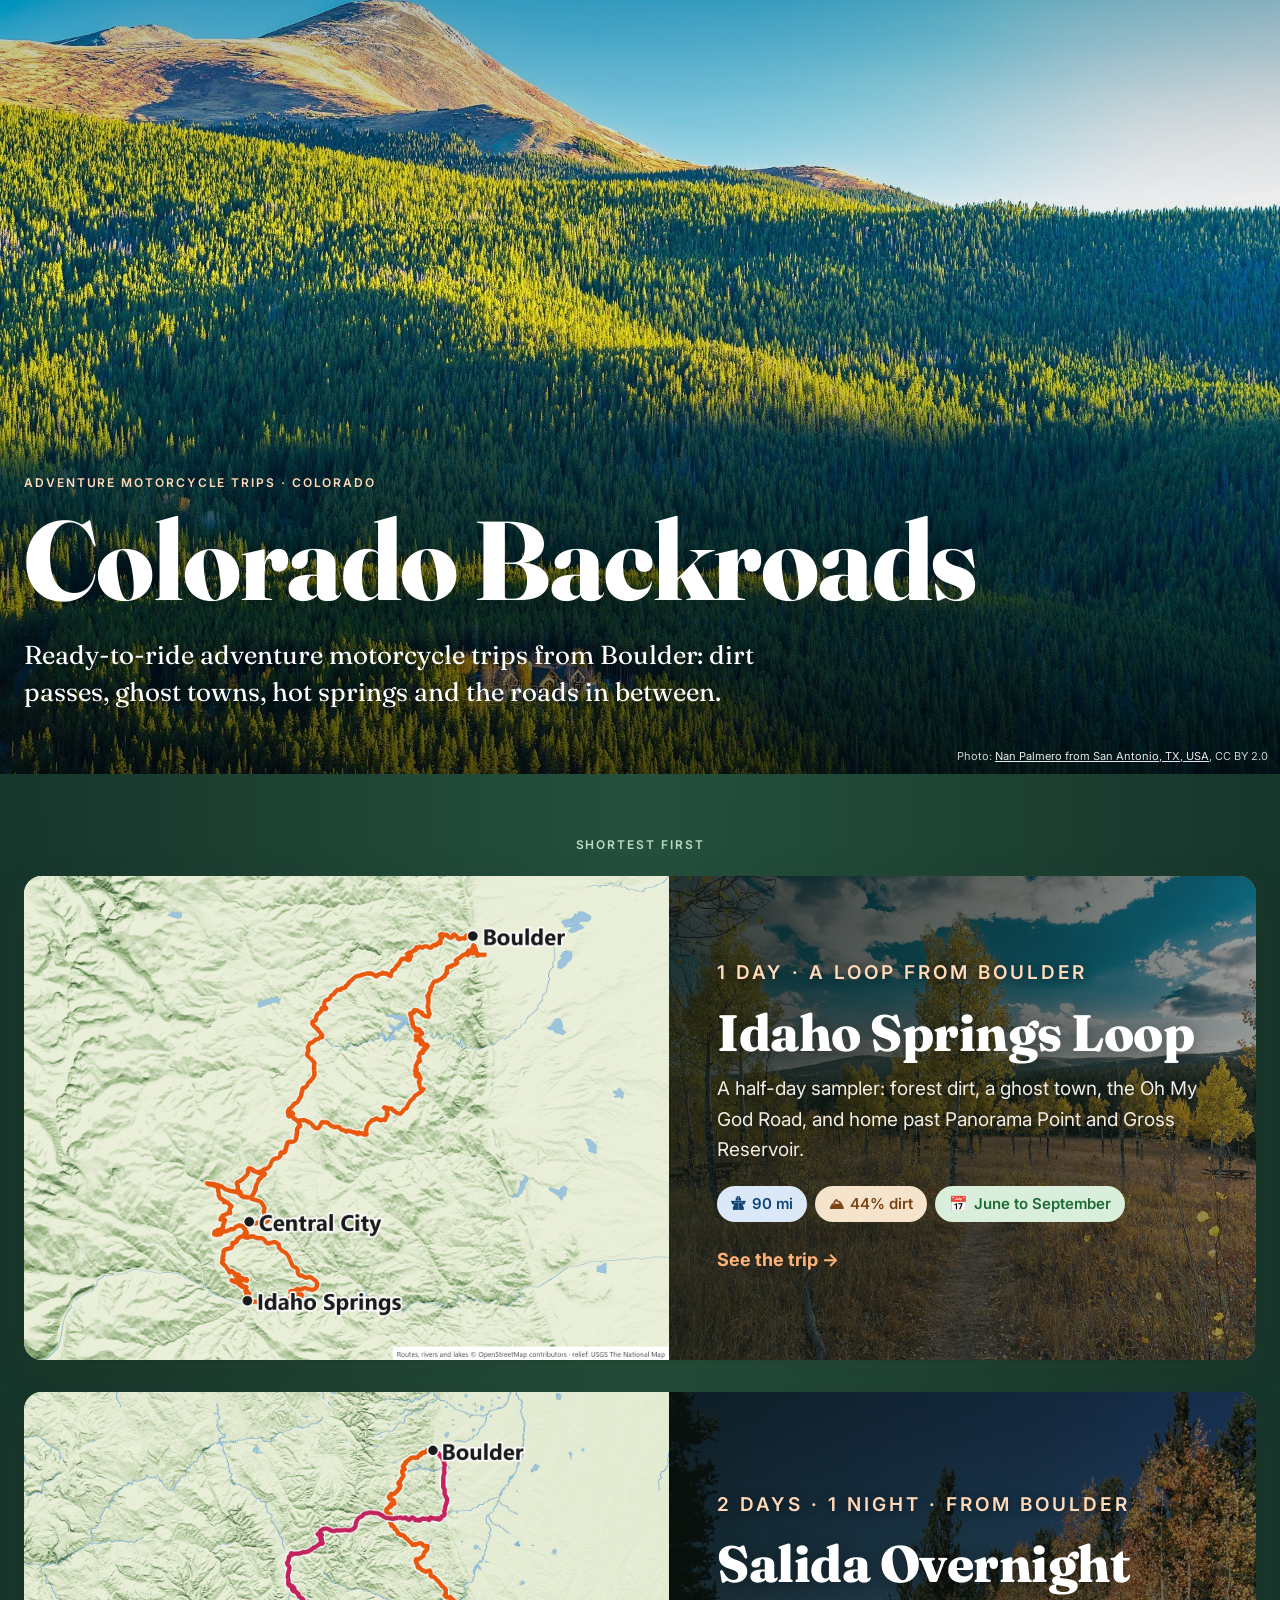
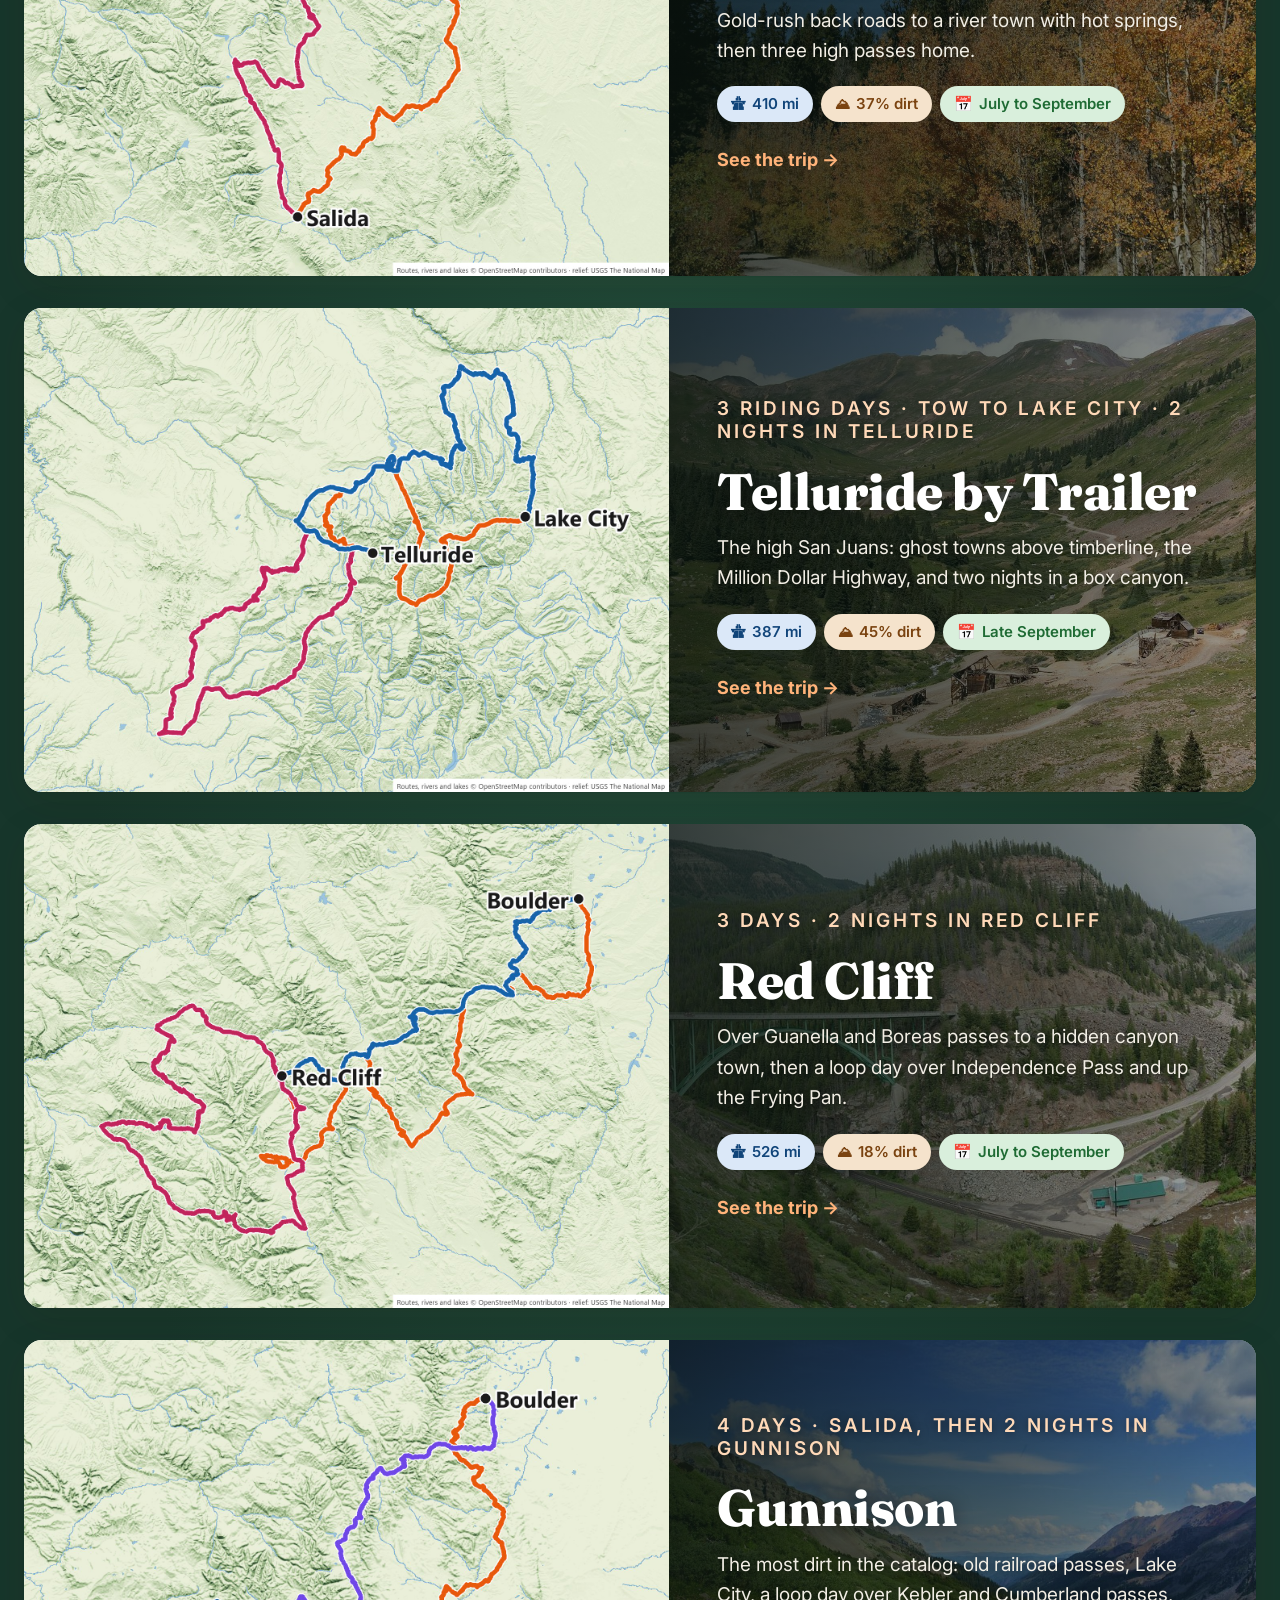
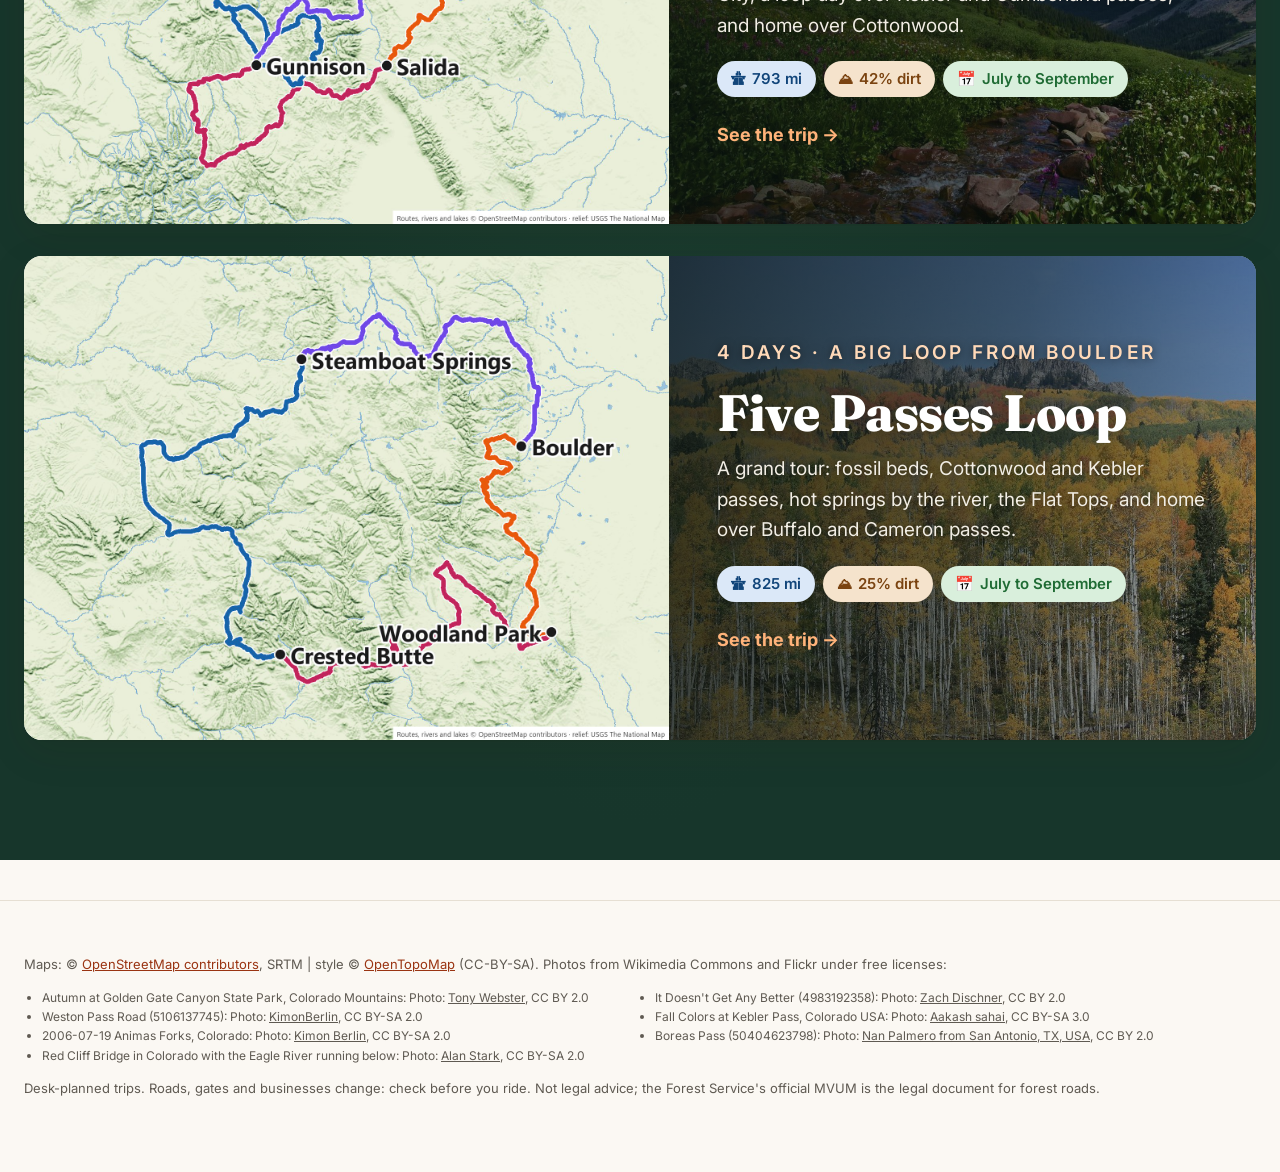
<file: index.html>
<!doctype html>
<html lang="en"><head><meta charset="utf-8"><meta name="viewport" content="width=device-width,initial-scale=1">
<title>Colorado Backroads</title><meta name="description" content="Ready-to-ride adventure motorcycle trips from Boulder: dirt passes, ghost towns, hot springs and the roads in between.">
<link rel="icon" href="favicon.svg" type="image/svg+xml"><link rel="icon" href="favicon-32.png" sizes="32x32" type="image/png"><link rel="alternate icon" href="favicon.ico"><link rel="apple-touch-icon" href="apple-touch-icon.png"><link rel="preconnect" href="https://fonts.googleapis.com"><link rel="preconnect" href="https://fonts.gstatic.com" crossorigin><link href="https://fonts.googleapis.com/css2?family=Fraunces:opsz,wght@9..144,400;9..144,600;9..144,800&family=Inter:wght@400;500;600&display=swap" rel="stylesheet"><link rel="stylesheet" href="style.css"></head>
<body><header class="hero home"><figure class="hero-img"><img src="img/boreas-pass-50404623798-2000.jpg" alt="Forest and a bald peak in evening light on Boreas Pass" loading="lazy" style="object-position:center 55%"><figcaption>Photo: <a href="https://commons.wikimedia.org/wiki/File:Boreas_Pass_(50404623798).jpg" target="_blank" rel="noopener">Nan Palmero from San Antonio, TX, USA</a>, CC BY 2.0</figcaption></figure><div class="herotext wrap">
<p class="eyebrow light">Adventure motorcycle trips · Colorado</p><h1>Colorado Backroads</h1>
<p class="pitch">Ready-to-ride adventure motorcycle trips from Boulder: dirt passes, ghost towns, hot springs and the roads in between.</p></div></header>
<main class="catalog"><div class="wrap"><p class="eyebrow center light">Shortest first</p>
<div class="cards"><a class="card" href="idaho-springs.html">
<div class="cmap"><img src="maps/idaho-springs-trip.jpg" alt="Map of the Idaho Springs Loop trip" loading="lazy"></div>
<div class="ctext" style="background-image:url(img/autumn-at-golden-gate-canyon-state-park-colorado-mountains-1200.jpg);background-position:center 55%"><div class="cinner"><p class="eyebrow light">1 day · a loop from Boulder</p><h2>Idaho Springs Loop</h2>
<p>A half-day sampler: forest dirt, a ghost town, the Oh My God Road, and home past Panorama Point and Gross Reservoir.</p><ul class="cfacts"><li class="f-mi"><span>🛣</span>90 mi</li><li class="f-dirt"><span>⛰</span>44% dirt</li><li class="f-when"><span>📅</span>June to September</li></ul><span class="more">See the trip →</span></div></div></a><a class="card" href="salida-overnight.html">
<div class="cmap"><img src="maps/salida-overnight-trip.jpg" alt="Map of the Salida Overnight trip" loading="lazy"></div>
<div class="ctext" style="background-image:url(img/weston-pass-road-5106137745-1200.jpg);background-position:center 60%"><div class="cinner"><p class="eyebrow light">2 days · 1 night · from Boulder</p><h2>Salida Overnight</h2>
<p>Gold-rush back roads to a river town with hot springs, then three high passes home.</p><ul class="cfacts"><li class="f-mi"><span>🛣</span>410 mi</li><li class="f-dirt"><span>⛰</span>37% dirt</li><li class="f-when"><span>📅</span>July to September</li></ul><span class="more">See the trip →</span></div></div></a><a class="card" href="telluride.html">
<div class="cmap"><img src="maps/telluride-trip.jpg" alt="Map of the Telluride by Trailer trip" loading="lazy"></div>
<div class="ctext" style="background-image:url(img/2006-07-19-animas-forks-colorado-1200.jpg);background-position:center 60%"><div class="cinner"><p class="eyebrow light">3 riding days · tow to Lake City · 2 nights in Telluride</p><h2>Telluride by Trailer</h2>
<p>The high San Juans: ghost towns above timberline, the Million Dollar Highway, and two nights in a box canyon.</p><ul class="cfacts"><li class="f-mi"><span>🛣</span>387 mi</li><li class="f-dirt"><span>⛰</span>45% dirt</li><li class="f-when"><span>📅</span>Late September</li></ul><span class="more">See the trip →</span></div></div></a><a class="card" href="red-cliff.html">
<div class="cmap"><img src="maps/red-cliff-trip.jpg" alt="Map of the Red Cliff trip" loading="lazy"></div>
<div class="ctext" style="background-image:url(img/red-cliff-bridge-in-colorado-with-the-eagle-river-running-be-1200.jpg);background-position:center 50%"><div class="cinner"><p class="eyebrow light">3 days · 2 nights in Red Cliff</p><h2>Red Cliff</h2>
<p>Over Guanella and Boreas passes to a hidden canyon town, then a loop day over Independence Pass and up the Frying Pan.</p><ul class="cfacts"><li class="f-mi"><span>🛣</span>526 mi</li><li class="f-dirt"><span>⛰</span>18% dirt</li><li class="f-when"><span>📅</span>July to September</li></ul><span class="more">See the trip →</span></div></div></a><a class="card" href="gunnison.html">
<div class="cmap"><img src="maps/gunnison-trip.jpg" alt="Map of the Gunnison trip" loading="lazy"></div>
<div class="ctext" style="background-image:url(img/it-doesn-t-get-any-better-4983192358-1200.jpg);background-position:center 50%"><div class="cinner"><p class="eyebrow light">4 days · Salida, then 2 nights in Gunnison</p><h2>Gunnison</h2>
<p>The most dirt in the catalog: old railroad passes, Lake City, a loop day over Kebler and Cumberland passes, and home over Cottonwood.</p><ul class="cfacts"><li class="f-mi"><span>🛣</span>793 mi</li><li class="f-dirt"><span>⛰</span>42% dirt</li><li class="f-when"><span>📅</span>July to September</li></ul><span class="more">See the trip →</span></div></div></a><a class="card" href="five-passes.html">
<div class="cmap"><img src="maps/five-passes-trip.jpg" alt="Map of the Five Passes Loop trip" loading="lazy"></div>
<div class="ctext" style="background-image:url(img/fall-colors-at-kebler-pass-colorado-usa-1200.jpg);background-position:center 50%"><div class="cinner"><p class="eyebrow light">4 days · a big loop from Boulder</p><h2>Five Passes Loop</h2>
<p>A grand tour: fossil beds, Cottonwood and Kebler passes, hot springs by the river, the Flat Tops, and home over Buffalo and Cameron passes.</p><ul class="cfacts"><li class="f-mi"><span>🛣</span>825 mi</li><li class="f-dirt"><span>⛰</span>25% dirt</li><li class="f-when"><span>📅</span>July to September</li></ul><span class="more">See the trip →</span></div></div></a></div></div></main><footer class="foot"><div class="wrap">
<p class="small">Maps: © <a href="https://www.openstreetmap.org/copyright">OpenStreetMap contributors</a>, SRTM | style © <a href="https://opentopomap.org">OpenTopoMap</a> (CC-BY-SA). Photos from Wikimedia Commons and Flickr under free licenses:</p>
<ul class="credits"><li>Autumn at Golden Gate Canyon State Park, Colorado Mountains: Photo: <a href="https://commons.wikimedia.org/wiki/File:Autumn_at_Golden_Gate_Canyon_State_Park,_Colorado_Mountains.jpg" target="_blank" rel="noopener">Tony Webster</a>, CC BY 2.0</li><li>Weston Pass Road (5106137745): Photo: <a href="https://commons.wikimedia.org/wiki/File:Weston_Pass_Road_(5106137745).jpg" target="_blank" rel="noopener">KimonBerlin</a>, CC BY-SA 2.0</li><li>2006-07-19 Animas Forks, Colorado: Photo: <a href="https://commons.wikimedia.org/wiki/File:2006-07-19_Animas_Forks,_Colorado.jpg" target="_blank" rel="noopener">Kimon Berlin</a>, CC BY-SA 2.0</li><li>Red Cliff Bridge in Colorado with the Eagle River running below: Photo: <a href="https://commons.wikimedia.org/wiki/File:Red_Cliff_Bridge_in_Colorado_with_the_Eagle_River_running_below.jpg" target="_blank" rel="noopener">Alan Stark</a>, CC BY-SA 2.0</li><li>It Doesn&#x27;t Get Any Better (4983192358): Photo: <a href="https://commons.wikimedia.org/wiki/File:It_Doesn%27t_Get_Any_Better_(4983192358).jpg" target="_blank" rel="noopener">Zach Dischner</a>, CC BY 2.0</li><li>Fall Colors at Kebler Pass, Colorado USA: Photo: <a href="https://commons.wikimedia.org/wiki/File:Fall_Colors_at_Kebler_Pass,_Colorado_USA.JPG" target="_blank" rel="noopener">Aakash sahai</a>, CC BY-SA 3.0</li><li>Boreas Pass (50404623798): Photo: <a href="https://commons.wikimedia.org/wiki/File:Boreas_Pass_(50404623798).jpg" target="_blank" rel="noopener">Nan Palmero from San Antonio, TX, USA</a>, CC BY 2.0</li></ul>
<p class="small">Desk-planned trips. Roads, gates and businesses change: check before you ride. Not legal advice; the
Forest Service's official MVUM is the legal document for forest roads.</p></div></footer></body></html>
</file>
<file: style.css>
/* Colorado Backroads: magazine look, light theme */
:root {
  --paper: #fbf8f3; --ink: #1d1b18; --soft: #5f5a52; --line: #e6dfd3; --card: #ffffff;
  --forest: #17362b; --forest-2: #24503d; --sage: #eaf1e3; --rust: #c2410c; --rust-d: #9a3412; --green: #2b7a3d; --green-bg: #e7f4ea; --amber: #a15c00; --amber-bg: #fdf0d9;
  --serif: "Fraunces", Georgia, serif; --sans: "Inter", system-ui, -apple-system, "Segoe UI", sans-serif;
}
* { box-sizing: border-box; }
html { scroll-behavior: smooth; }
body { margin: 0; background: var(--paper); color: var(--ink); font: 18px/1.6 var(--sans); -webkit-font-smoothing: antialiased; }
img { max-width: 100%; display: block; }
a { color: var(--rust-d); }
.wrap { max-width: 1320px; margin: 0 auto; padding: 0 24px; }
.small { font-size: 13px; color: var(--soft); }
.eyebrow { font: 600 12px/1.2 var(--sans); letter-spacing: .16em; text-transform: uppercase; color: var(--rust); margin: 0 0 10px; }
.eyebrow.light { color: #ffd9b8; }
.eyebrow.center { text-align: center; margin: 56px 0 24px; }
h1, h2, h3, h4 { font-family: var(--serif); font-weight: 800; line-height: 1.08; margin: 0; letter-spacing: -.01em; }

/* hero */
.hero { position: relative; min-height: 78vh; display: flex; align-items: flex-end; color: #fff; overflow: hidden; }
.hero.home { min-height: 86vh; }
.hero .hero-img { position: absolute; inset: 0; margin: 0; }
.hero .hero-img img { width: 100%; height: 100%; object-fit: cover; }
.hero .hero-img::after { content: ""; position: absolute; inset: 0;
  background: linear-gradient(180deg, rgba(0,0,0,.25) 0%, rgba(0,0,0,0) 35%, rgba(0,0,0,.65) 100%); }
.hero .hero-img figcaption { position: absolute; right: 12px; bottom: 8px; z-index: 2; font-size: 11px; color: rgba(255,255,255,.8); }
.hero .hero-img figcaption a { color: rgba(255,255,255,.9); }
.herotext { position: relative; z-index: 1; padding-bottom: 64px; width: 100%; }
.hero h1 { font-size: clamp(48px, 9vw, 112px); text-shadow: 0 2px 30px rgba(0,0,0,.35); }
.hero .pitch { font: 400 clamp(19px, 2.4vw, 26px)/1.4 var(--serif); max-width: 760px; margin: 16px 0 0; text-shadow: 0 1px 12px rgba(0,0,0,.5); }
.back { position: absolute; top: -40vh; left: 24px; color: #fff; text-decoration: none; font-weight: 600; font-size: 14px;
  background: rgba(0,0,0,.35); padding: 6px 12px; border-radius: 99px; }

/* catalog cards */
.cards { display: flex; flex-direction: column; gap: 32px; margin-bottom: 80px; }
.card { display: grid; grid-template-columns: 1.1fr 1fr; min-height: 480px; background: var(--card); border-radius: 18px; overflow: hidden;
  box-shadow: 0 1px 2px rgba(0,0,0,.05), 0 12px 40px rgba(60,40,10,.10); color: inherit; text-decoration: none;
  transition: transform .25s ease, box-shadow .25s ease; }
a.card:hover { transform: translateY(-4px); box-shadow: 0 2px 4px rgba(0,0,0,.06), 0 22px 60px rgba(60,40,10,.18); }
.cmap { background: #e9efd8; }
.cmap img { width: 100%; height: 100%; object-fit: cover; }
.ctext { position: relative; display: flex; background: var(--forest) center / cover no-repeat; color: #fff; }
.ctext::before { content: ""; position: absolute; inset: 0; background: linear-gradient(100deg, rgba(10,20,15,.82) 0%, rgba(10,20,15,.62) 55%, rgba(10,20,15,.35) 100%); }
.cinner { position: relative; padding: 44px 48px; display: flex; flex-direction: column; justify-content: center; }
.ctext h2 { font-size: clamp(34px, 4vw, 54px); margin-bottom: 14px; text-shadow: 0 2px 18px rgba(0,0,0,.4); }
.ctext p { margin: 0 0 20px; color: #f1ede4; font-size: 19px; text-shadow: 0 1px 8px rgba(0,0,0,.5); }
.cfacts { list-style: none; padding: 0; margin: 0 0 24px; display: flex; flex-wrap: wrap; gap: 8px; }
.cfacts li { border-radius: 99px; padding: 6px 14px; font-size: 15px; font-weight: 600; }
.cfacts li span { margin-right: 6px; }
.f-mi { background: #dbe8f8; color: #11457a; }
.f-dirt { background: #f5e3cc; color: #7a4310; }
.f-when { background: #d9efdc; color: #1f6b34; }
.more { font-weight: 700; color: #ffb37a; font-size: 18px; }
.soon { font-size: 15px; color: #e6e0d4; font-style: italic; }
.catalog { background: radial-gradient(ellipse at top, var(--forest-2), var(--forest) 70%); padding: 8px 0 40px; }
.catalog .eyebrow.center { color: #b9dcc3; }

/* trip page */
.jump { position: sticky; top: 0; z-index: 1000; background: rgba(23,54,43,.95); backdrop-filter: blur(8px); border-bottom: 1px solid rgba(255,255,255,.08); }
.jump .wrap { display: flex; gap: 24px; overflow-x: auto; white-space: nowrap; }
.jump a { padding: 14px 0; text-decoration: none; color: #e9efe3; font-weight: 600; font-size: 14px; }
.jump a:hover { color: #ffb37a; }
.jump a.home { color: #ffb37a; padding-right: 24px; border-right: 1px solid rgba(255,255,255,.2); }
.overview { background: radial-gradient(ellipse at top, var(--forest-2), var(--forest) 75%); color: #f1ede4; padding-bottom: 40px; }
.overview .eyebrow { color: #ffb37a; }
.overview .facts { color: var(--ink); }
.overview .small { color: #c9d6c6; }
.overview .small a { color: #ffd2ad; }
.livemap .town { background: rgba(255,255,255,.92); border: 0; box-shadow: 0 1px 4px rgba(0,0,0,.25); font: 700 13px var(--sans); color: #1b1b1b; padding: 2px 8px; }
.livemap .town::before { display: none; }
.daymaplink { position: relative; display: block; }
.zoomhint { position: absolute; left: 14px; bottom: 14px; background: rgba(23,54,43,.88); color: #fff; font-weight: 600; font-size: 14px;
  padding: 7px 14px; border-radius: 99px; transition: background .2s; }
.daymaplink:hover .zoomhint { background: var(--day); }
.intro { display: grid; grid-template-columns: 320px 1fr; gap: 56px; padding-top: 64px; padding-bottom: 32px; }
.facts { margin: 0; background: var(--sage); border-radius: 16px; padding: 8px 22px; border-top: 6px solid var(--green); }
.facts div { padding: 12px 0; border-bottom: 1px solid #d3e0c8; }
.facts div:last-child { border-bottom: 0; }
.facts dt { font: 600 11px/1.2 var(--sans); letter-spacing: .14em; text-transform: uppercase; color: var(--soft); }
.facts dd { margin: 4px 0 0; font: 600 18px/1.35 var(--serif); }
.big { font: 400 clamp(20px, 2.2vw, 25px)/1.5 var(--serif); margin: 0 0 24px; }
.chips { list-style: none; padding: 0; margin: 0; display: flex; flex-wrap: wrap; gap: 10px; }
.chips li { border-radius: 99px; padding: 9px 18px 9px 14px; font-weight: 600; font-size: 15px; }
.chips li:nth-child(5n+1) { background: #dbe8f8; color: #11457a; }
.chips li:nth-child(5n+2) { background: #fde2d3; color: #8a2f0c; }
.chips li:nth-child(5n+3) { background: #e8e0f7; color: #4b2f8f; }
.chips li:nth-child(5n+4) { background: #d9efdc; color: #1f6b34; }
.chips li:nth-child(5n+5) { background: #f5e3cc; color: #7a4310; }
.chips span { margin-right: 8px; }
.mapsec { padding: 32px 24px 24px; }
.livemap { height: 620px; border-radius: 16px; overflow: hidden; box-shadow: 0 8px 30px rgba(60,40,10,.12); z-index: 1; }

.day { --day: var(--rust); padding: 72px 0 32px; margin-top: 40px; background: color-mix(in srgb, var(--day) 12%, var(--paper)); border-top: 6px solid var(--day); }
.dayhead { margin-bottom: 28px; }
.daynum { font: 800 15px/1 var(--sans); color: var(--day); letter-spacing: .2em; text-transform: uppercase; margin: 0 0 10px; }
.dayhead h2 { font-size: clamp(38px, 5.5vw, 68px); }
.stats { color: var(--soft); margin: 10px 0 0; font-weight: 500; }
.dayintro { display: grid; grid-template-columns: 1.6fr 1fr; gap: 40px; align-items: start; margin-bottom: 48px; }
.daymap { border-radius: 14px; box-shadow: 0 8px 30px rgba(60,40,10,.12); }
.lede { font: 400 22px/1.5 var(--serif); margin: 0 0 24px; }
.choice { background: var(--card); border-radius: 14px; padding: 20px 22px; border: 1px solid var(--line); }
.opts { display: grid; gap: 14px; }
.opt h4 { font-size: 20px; color: var(--rust-d); }
.opt.alt h4 { color: #4a4a4a; }
.opt .line { font-weight: 600; font-size: 14px; margin: 4px 0; }
.opt p { margin: 0; font-size: 15px; }

.leg { display: grid; grid-template-columns: 220px 1fr; gap: 40px; margin-bottom: 40px; }
.leghead { position: sticky; top: 64px; align-self: start; }
.leghead h3 { font-size: 36px; color: var(--day); }
.leghead p { margin: 6px 0 0; color: var(--soft); font-size: 14px; font-weight: 500; }
.items { border-left: 2px solid var(--line); padding-left: 32px; display: flex; flex-direction: column; gap: 28px; }
.item { position: relative; }
.item::before { content: ""; position: absolute; left: -40px; top: 8px; width: 12px; height: 12px; border-radius: 50%;
  background: var(--paper); border: 3px solid var(--day, var(--rust)); }
.item.has-photo { display: grid; grid-template-columns: 1.15fr 1fr; gap: 24px; align-items: center; }
.item h4 { font-size: 25px; margin: 6px 0 8px; }
.item .ic { margin-right: 10px; font-size: .85em; }
.item p { margin: 0; }
.meta { display: flex; flex-wrap: wrap; gap: 8px; align-items: center; font-size: 13px; }
.mile { color: var(--soft); font-weight: 600; }
.tag { border-radius: 99px; padding: 2px 10px; font-weight: 600; font-size: 12px; }
.tag.on { background: var(--green-bg); color: var(--green); }
.tag.side { background: var(--amber-bg); color: var(--amber); }
.tag.stop { background: var(--ink); color: #fff; }
.photo { margin: 0; position: relative; }
.photo img { width: 100%; aspect-ratio: 3 / 2; object-fit: cover; border-radius: 12px; }
.photo figcaption { font-size: 11px; color: var(--soft); margin-top: 6px; }
.photo figcaption a { color: var(--soft); }
.tonight { display: grid; grid-template-columns: 1.2fr 1fr; gap: 0; background: var(--forest); color: #fff; border-radius: 18px; overflow: hidden; margin: 24px 0 40px; }
.tonight .photo img { border-radius: 0; height: 100%; aspect-ratio: auto; min-height: 340px; }
.tonight .photo figcaption { position: absolute; bottom: 8px; left: 12px; color: rgba(255,255,255,.75); }
.tonight .photo figcaption a { color: rgba(255,255,255,.85); }
.ttext { padding: 40px; align-self: center; }
.tonight.nophoto { grid-template-columns: 1fr; }
.tonight.nophoto .ttext { padding: 44px 48px; max-width: 900px; }
.ttext .eyebrow { color: #ffb37a; }
.ttext h3 { font-size: 48px; margin-bottom: 14px; }
.ttext p { margin: 0; font-size: 17px; color: #e9e4db; }

.foot { border-top: 1px solid var(--line); padding: 40px 0 60px; margin-top: 40px; }
.credits { font-size: 12px; color: var(--soft); columns: 2; padding-left: 18px; }
.credits a { color: var(--soft); }

@media (max-width: 860px) {
  body { font-size: 16px; }
  .wrap { padding: 0 16px; }
  .card, .intro, .dayintro, .leg, .tonight, .item.has-photo { grid-template-columns: 1fr; }
  .card { min-height: 0; }
  .cmap { aspect-ratio: 4 / 3; }
  .cinner { padding: 26px 22px 30px; }
  .intro { gap: 32px; padding-top: 40px; }
  .leg { gap: 16px; }
  .leghead { position: static; }
  .items { padding-left: 22px; }
  .item::before { left: -30px; }
  .livemap { height: 380px; }
  .hero { min-height: 70vh; }
  .wrap.herotext { padding-bottom: 52px; }
  .back { left: 16px; }
  .credits { columns: 1; }
  .tonight .photo img { min-height: 220px; }
  .ttext { padding: 26px 22px; }
}
/* live map: calm the topo colors to match the still maps */
.livemap .roads { filter: saturate(.7); }
</file>
